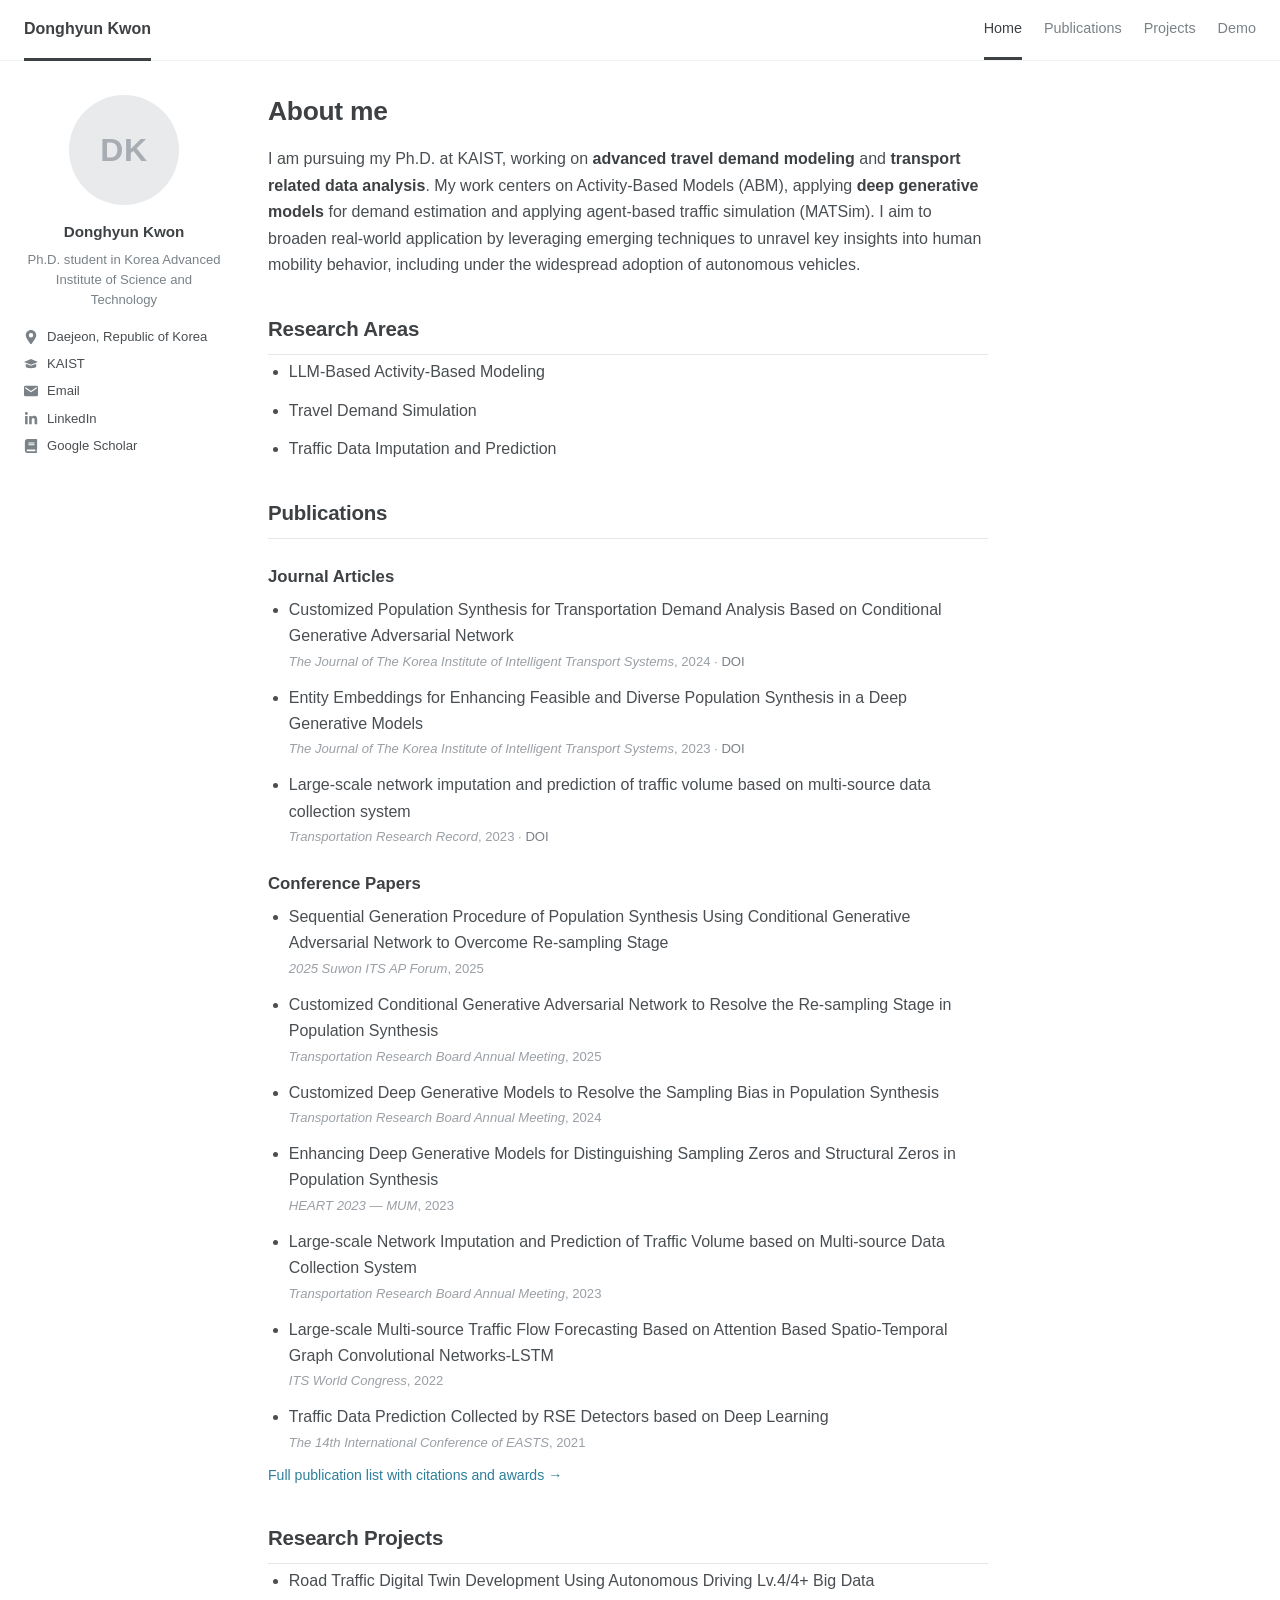
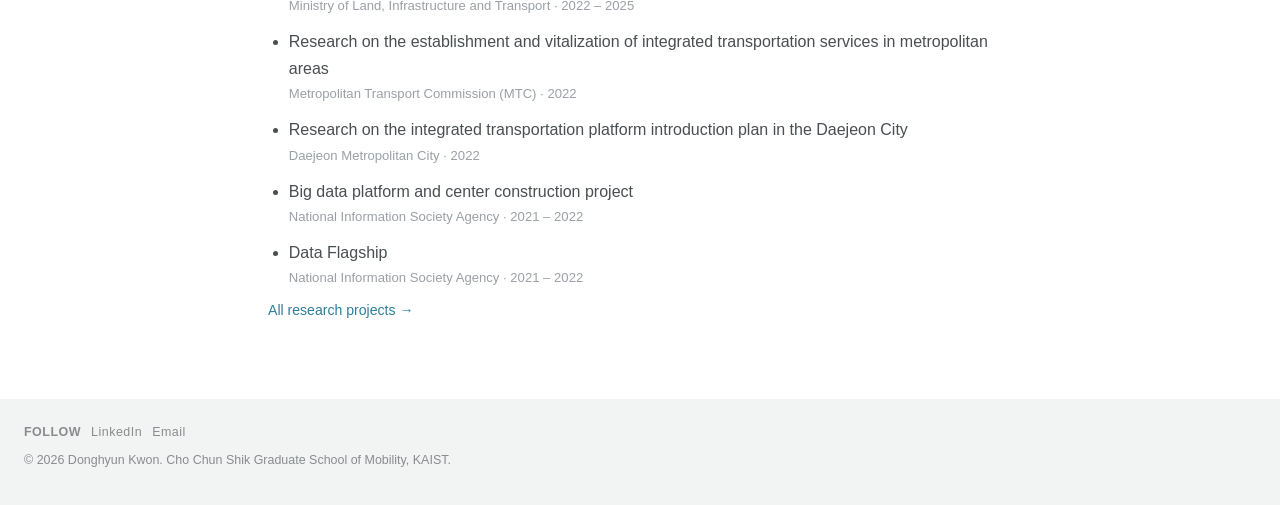
<file: index.html>
<!DOCTYPE html>
<html lang="en">
<head>
  <meta charset="UTF-8" />
  <meta name="viewport" content="width=device-width, initial-scale=1.0" />
  <meta name="robots" content="noindex, nofollow, noarchive, nosnippet" />
  <title>Donghyun Kwon &mdash; Ph.D. Student, KAIST</title>
  <link rel="stylesheet" href="assets/css/style.css" />
</head>
<body>
  <header class="masthead">
    <div class="masthead__inner">
      <a href="index.html" class="site-title">Donghyun Kwon</a>
      <button class="nav-toggle" id="navToggle" aria-label="Toggle menu" aria-expanded="false">&#9776;</button>
      <nav class="masthead__nav" id="navLinks">
        <ul>
          <li><a href="index.html" aria-current="page">Home</a></li>
          <li><a href="publications.html">Publications</a></li>
          <li><a href="projects.html">Projects</a></li>
          <li><a href="demo.html">Demo</a></li>
        </ul>
      </nav>
    </div>
  </header>

  <div class="wrap">
      <aside class="sidebar">
        <div class="author__avatar" aria-hidden="true">DK</div>
        <p class="author__name">Donghyun Kwon</p>
        <p class="author__bio">Ph.D. student in Korea Advanced Institute of Science and Technology</p>
        <ul class="author__links">
          <li><span><svg viewBox="0 0 384 512" aria-hidden="true"><path d="M192 0C86 0 0 86 0 192c0 87 117 243 168 307a30 30 0 0 0 48 0c51-64 168-220 168-307C384 86 298 0 192 0zm0 272a80 80 0 1 1 0-160 80 80 0 0 1 0 160z"/></svg>Daejeon, Republic of Korea</span></li>
          <li><span><svg viewBox="0 0 640 512" aria-hidden="true"><path d="M320 32 0 160l320 128 320-128L320 32zM80 240v128c0 44 108 80 240 80s240-36 240-80V240l-240 96L80 240z"/></svg>KAIST</span></li>
          <li><a href="mailto:dh.kwon@kaist.ac.kr"><svg viewBox="0 0 512 512" aria-hidden="true"><path d="M464 64H48A48 48 0 0 0 0 112v288a48 48 0 0 0 48 48h416a48 48 0 0 0 48-48V112a48 48 0 0 0-48-48zm0 96L256 300 48 160v-48l208 140 208-140v48z"/></svg>Email</a></li>
          <li><a href="https://www.linkedin.com/in/donghyun-kwon-551bbb235/" target="_blank" rel="noopener"><svg viewBox="0 0 448 512" aria-hidden="true"><path d="M100 448H7V149h93v299zM54 108a54 54 0 1 1 0-108 54 54 0 0 1 0 108zm394 340h-93V302c0-35-1-79-48-79-48 0-56 38-56 77v148h-93V149h90v41h1c12-24 43-49 89-49 95 0 113 63 113 144v163z"/></svg>LinkedIn</a></li>
          <li><a href="https://scholar.google.com/citations?user=mMZLFtIAAAAJ&amp;hl=ko" target="_blank" rel="noopener"><svg viewBox="0 0 448 512" aria-hidden="true"><path d="M448 360V24c0-13.3-10.7-24-24-24H96C43 0 0 43 0 96v320c0 53 43 96 96 96h328c13.3 0 24-10.7 24-24v-16c0-7.5-3.5-14.3-8.9-18.7-4.2-15.4-4.2-59.3 0-74.7 5.4-4.3 8.9-11.1 8.9-18.6zM128 134c0-3.3 2.7-6 6-6h212c3.3 0 6 2.7 6 6v20c0 3.3-2.7 6-6 6H134c-3.3 0-6-2.7-6-6v-20zm0 64c0-3.3 2.7-6 6-6h212c3.3 0 6 2.7 6 6v20c0 3.3-2.7 6-6 6H134c-3.3 0-6-2.7-6-6v-20zm253.4 250H96c-17.7 0-32-14.3-32-32 0-17.6 14.4-32 32-32h285.4c-1.9 17.1-1.9 46.9 0 64z"/></svg>Google Scholar</a></li>
        </ul>
      </aside>
    <main class="page">
      <h1 class="page__title">About me</h1>
      <p class="page__lead">
        I am pursuing my Ph.D. at KAIST, working on <strong>advanced travel demand modeling</strong>
        and <strong>transport related data analysis</strong>. My work centers on Activity-Based Models
        (ABM), applying <strong>deep generative models</strong> for demand estimation and applying
        agent-based traffic simulation (MATSim). I aim to broaden real-world application by leveraging
        emerging techniques to unravel key insights into human mobility behavior, including under the
        widespread adoption of autonomous vehicles.
      </p>

      <h2>Research Areas</h2>
      <ul class="areas">
        <li>LLM-Based Activity-Based Modeling</li>
        <li>Travel Demand Simulation</li>
        <li>Traffic Data Imputation and Prediction</li>
      </ul>

      <h2>Publications</h2>
      <h3>Journal Articles</h3>
      <ul class="listing">
        <li>
          <span class="listing__title">Customized Population Synthesis for Transportation Demand Analysis Based on Conditional Generative Adversarial Network</span>
          <span class="listing__meta"><em>The Journal of The Korea Institute of Intelligent Transport Systems</em>, 2024 &middot; <a href="https://doi.org/10.12815/kits.2024.23.6.81" target="_blank" rel="noopener">DOI</a></span>
        </li>
        <li>
          <span class="listing__title">Entity Embeddings for Enhancing Feasible and Diverse Population Synthesis in a Deep Generative Models</span>
          <span class="listing__meta"><em>The Journal of The Korea Institute of Intelligent Transport Systems</em>, 2023 &middot; <a href="https://doi.org/10.12815/kits.2023.22.6.17" target="_blank" rel="noopener">DOI</a></span>
        </li>
        <li>
          <span class="listing__title">Large-scale network imputation and prediction of traffic volume based on multi-source data collection system</span>
          <span class="listing__meta"><em>Transportation Research Record</em>, 2023 &middot; <a href="https://doi.org/10.1177/03611981231158324" target="_blank" rel="noopener">DOI</a></span>
        </li>
      </ul>
      <h3>Conference Papers</h3>
      <ul class="listing">
        <li>
          <span class="listing__title">Sequential Generation Procedure of Population Synthesis Using Conditional Generative Adversarial Network to Overcome Re-sampling Stage</span>
          <span class="listing__meta"><em>2025 Suwon ITS AP Forum</em>, 2025</span>
        </li>
        <li>
          <span class="listing__title">Customized Conditional Generative Adversarial Network to Resolve the Re-sampling Stage in Population Synthesis</span>
          <span class="listing__meta"><em>Transportation Research Board Annual Meeting</em>, 2025</span>
        </li>
        <li>
          <span class="listing__title">Customized Deep Generative Models to Resolve the Sampling Bias in Population Synthesis</span>
          <span class="listing__meta"><em>Transportation Research Board Annual Meeting</em>, 2024</span>
        </li>
        <li>
          <span class="listing__title">Enhancing Deep Generative Models for Distinguishing Sampling Zeros and Structural Zeros in Population Synthesis</span>
          <span class="listing__meta"><em>HEART 2023 &mdash; MUM</em>, 2023</span>
        </li>
        <li>
          <span class="listing__title">Large-scale Network Imputation and Prediction of Traffic Volume based on Multi-source Data Collection System</span>
          <span class="listing__meta"><em>Transportation Research Board Annual Meeting</em>, 2023</span>
        </li>
        <li>
          <span class="listing__title">Large-scale Multi-source Traffic Flow Forecasting Based on Attention Based Spatio-Temporal Graph Convolutional Networks-LSTM</span>
          <span class="listing__meta"><em>ITS World Congress</em>, 2022</span>
        </li>
        <li>
          <span class="listing__title">Traffic Data Prediction Collected by RSE Detectors based on Deep Learning</span>
          <span class="listing__meta"><em>The 14th International Conference of EASTS</em>, 2021</span>
        </li>
      </ul>
      <p class="more"><a href="publications.html">Full publication list with citations and awards &rarr;</a></p>

      <h2>Research Projects</h2>
      <ul class="listing">
        <li>
          <span class="listing__title">Road Traffic Digital Twin Development Using Autonomous Driving Lv.4/4+ Big Data</span>
          <span class="listing__meta">Ministry of Land, Infrastructure and Transport &middot; 2022 &ndash; 2025</span>
        </li>
        <li>
          <span class="listing__title">Research on the establishment and vitalization of integrated transportation services in metropolitan areas</span>
          <span class="listing__meta">Metropolitan Transport Commission (MTC) &middot; 2022</span>
        </li>
        <li>
          <span class="listing__title">Research on the integrated transportation platform introduction plan in the Daejeon City</span>
          <span class="listing__meta">Daejeon Metropolitan City &middot; 2022</span>
        </li>
        <li>
          <span class="listing__title">Big data platform and center construction project</span>
          <span class="listing__meta">National Information Society Agency &middot; 2021 &ndash; 2022</span>
        </li>
        <li>
          <span class="listing__title">Data Flagship</span>
          <span class="listing__meta">National Information Society Agency &middot; 2021 &ndash; 2022</span>
        </li>
      </ul>
      <p class="more"><a href="projects.html">All research projects &rarr;</a></p>
    </main>
  </div>

  <footer class="footer">
    <div class="footer__inner">
      <p class="footer__follow">Follow<a href="https://www.linkedin.com/in/donghyun-kwon-551bbb235/" target="_blank" rel="noopener">LinkedIn</a><a href="mailto:dh.kwon@kaist.ac.kr">Email</a></p>
      <p>&copy; <span id="year"></span> Donghyun Kwon. Cho Chun Shik Graduate School of Mobility, KAIST.</p>
    </div>
  </footer>

  <script src="assets/js/main.js"></script>
</body>
</html>
</file>
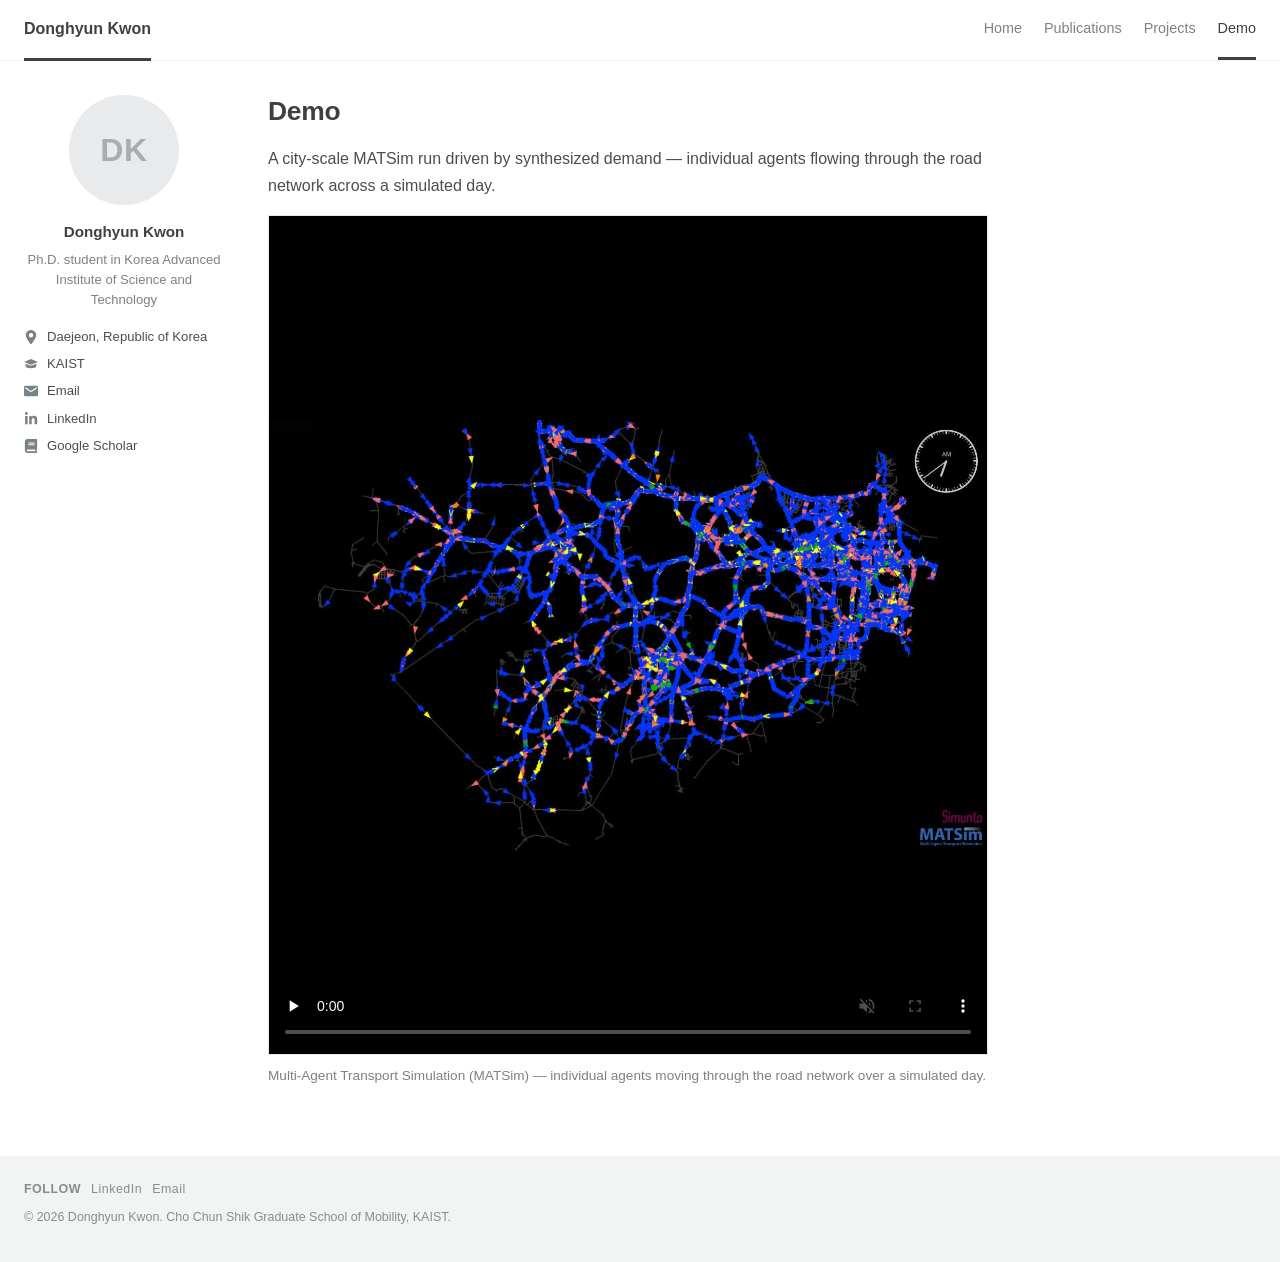
<file: demo.html>
<!DOCTYPE html>
<html lang="en">
<head>
  <meta charset="UTF-8" />
  <meta name="viewport" content="width=device-width, initial-scale=1.0" />
  <meta name="robots" content="noindex, nofollow, noarchive, nosnippet" />
  <title>Demo &mdash; Donghyun Kwon</title>
  <link rel="stylesheet" href="assets/css/style.css" />
</head>
<body>
  <header class="masthead">
    <div class="masthead__inner">
      <a href="index.html" class="site-title">Donghyun Kwon</a>
      <button class="nav-toggle" id="navToggle" aria-label="Toggle menu" aria-expanded="false">&#9776;</button>
      <nav class="masthead__nav" id="navLinks">
        <ul>
          <li><a href="index.html">Home</a></li>
          <li><a href="publications.html">Publications</a></li>
          <li><a href="projects.html">Projects</a></li>
          <li><a href="demo.html" aria-current="page">Demo</a></li>
        </ul>
      </nav>
    </div>
  </header>

  <div class="wrap">
      <aside class="sidebar">
        <div class="author__avatar" aria-hidden="true">DK</div>
        <p class="author__name">Donghyun Kwon</p>
        <p class="author__bio">Ph.D. student in Korea Advanced Institute of Science and Technology</p>
        <ul class="author__links">
          <li><span><svg viewBox="0 0 384 512" aria-hidden="true"><path d="M192 0C86 0 0 86 0 192c0 87 117 243 168 307a30 30 0 0 0 48 0c51-64 168-220 168-307C384 86 298 0 192 0zm0 272a80 80 0 1 1 0-160 80 80 0 0 1 0 160z"/></svg>Daejeon, Republic of Korea</span></li>
          <li><span><svg viewBox="0 0 640 512" aria-hidden="true"><path d="M320 32 0 160l320 128 320-128L320 32zM80 240v128c0 44 108 80 240 80s240-36 240-80V240l-240 96L80 240z"/></svg>KAIST</span></li>
          <li><a href="mailto:dh.kwon@kaist.ac.kr"><svg viewBox="0 0 512 512" aria-hidden="true"><path d="M464 64H48A48 48 0 0 0 0 112v288a48 48 0 0 0 48 48h416a48 48 0 0 0 48-48V112a48 48 0 0 0-48-48zm0 96L256 300 48 160v-48l208 140 208-140v48z"/></svg>Email</a></li>
          <li><a href="https://www.linkedin.com/in/donghyun-kwon-551bbb235/" target="_blank" rel="noopener"><svg viewBox="0 0 448 512" aria-hidden="true"><path d="M100 448H7V149h93v299zM54 108a54 54 0 1 1 0-108 54 54 0 0 1 0 108zm394 340h-93V302c0-35-1-79-48-79-48 0-56 38-56 77v148h-93V149h90v41h1c12-24 43-49 89-49 95 0 113 63 113 144v163z"/></svg>LinkedIn</a></li>
          <li><a href="https://scholar.google.com/citations?user=mMZLFtIAAAAJ&amp;hl=ko" target="_blank" rel="noopener"><svg viewBox="0 0 448 512" aria-hidden="true"><path d="M448 360V24c0-13.3-10.7-24-24-24H96C43 0 0 43 0 96v320c0 53 43 96 96 96h328c13.3 0 24-10.7 24-24v-16c0-7.5-3.5-14.3-8.9-18.7-4.2-15.4-4.2-59.3 0-74.7 5.4-4.3 8.9-11.1 8.9-18.6zM128 134c0-3.3 2.7-6 6-6h212c3.3 0 6 2.7 6 6v20c0 3.3-2.7 6-6 6H134c-3.3 0-6-2.7-6-6v-20zm0 64c0-3.3 2.7-6 6-6h212c3.3 0 6 2.7 6 6v20c0 3.3-2.7 6-6 6H134c-3.3 0-6-2.7-6-6v-20zm253.4 250H96c-17.7 0-32-14.3-32-32 0-17.6 14.4-32 32-32h285.4c-1.9 17.1-1.9 46.9 0 64z"/></svg>Google Scholar</a></li>
        </ul>
      </aside>
    <main class="page">
      <h1 class="page__title">Demo</h1>
      <p class="page__lead">
        A city-scale MATSim run driven by synthesized demand &mdash; individual agents flowing through the
        road network across a simulated day.
      </p>
      <figure class="figure">
        <video poster="assets/video/matsim-poster.jpg" preload="none" controls loop muted playsinline width="1400" height="840">
          <source src="assets/video/matsim-demo.mp4" type="video/mp4" />
          Your browser cannot play this video.
          <a href="assets/video/matsim-demo.mp4">Download the MP4</a> instead.
        </video>
        <figcaption>
          Multi-Agent Transport Simulation (MATSim) &mdash; individual agents moving through the road
          network over a simulated day.
        </figcaption>
      </figure>
    </main>
  </div>

  <footer class="footer">
    <div class="footer__inner">
      <p class="footer__follow">Follow<a href="https://www.linkedin.com/in/donghyun-kwon-551bbb235/" target="_blank" rel="noopener">LinkedIn</a><a href="mailto:dh.kwon@kaist.ac.kr">Email</a></p>
      <p>&copy; <span id="year"></span> Donghyun Kwon. Cho Chun Shik Graduate School of Mobility, KAIST.</p>
    </div>
  </footer>

  <script src="assets/js/main.js"></script>
</body>
</html>
</file>
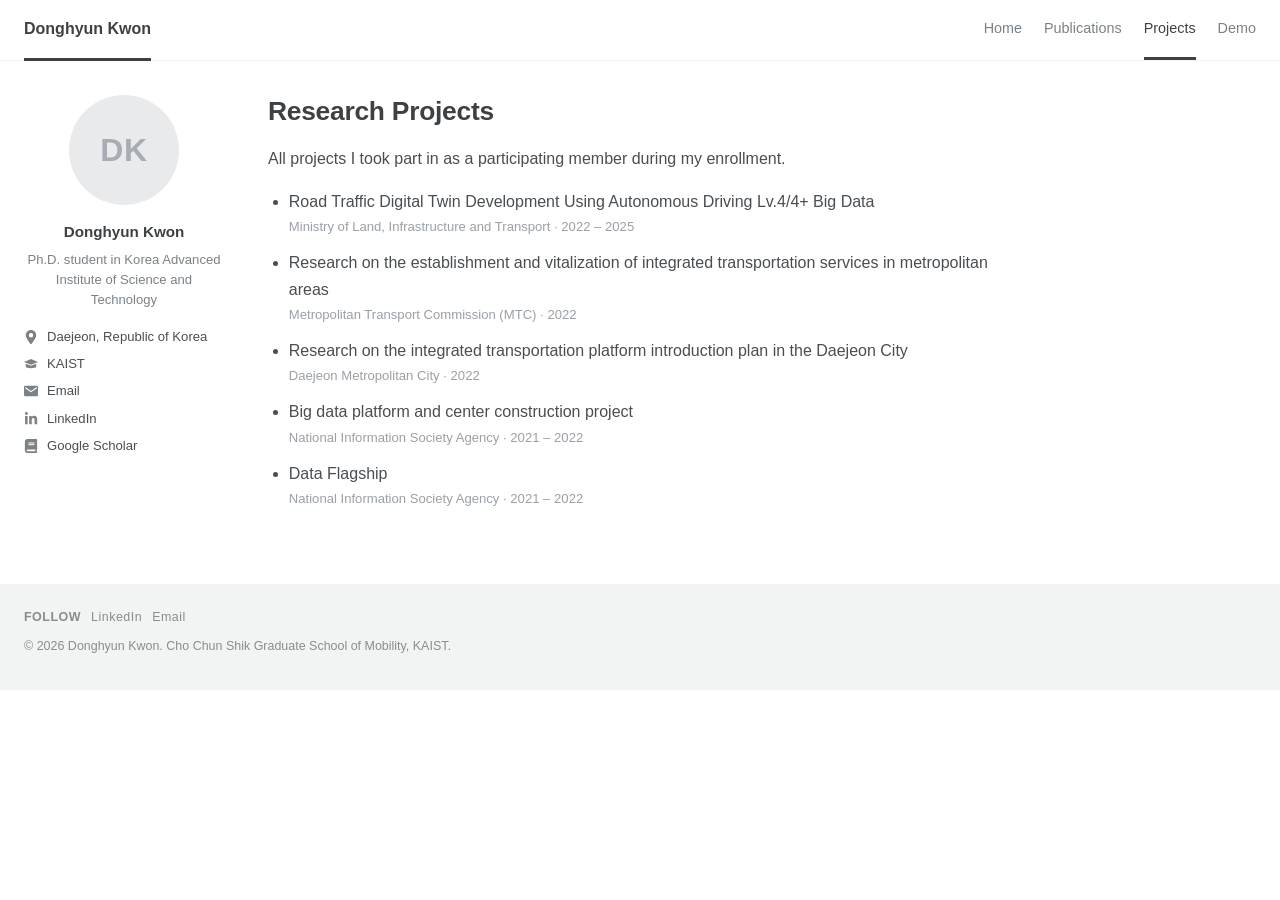
<file: projects.html>
<!DOCTYPE html>
<html lang="en">
<head>
  <meta charset="UTF-8" />
  <meta name="viewport" content="width=device-width, initial-scale=1.0" />
  <meta name="robots" content="noindex, nofollow, noarchive, nosnippet" />
  <title>Research Projects &mdash; Donghyun Kwon</title>
  <link rel="stylesheet" href="assets/css/style.css" />
</head>
<body>
  <header class="masthead">
    <div class="masthead__inner">
      <a href="index.html" class="site-title">Donghyun Kwon</a>
      <button class="nav-toggle" id="navToggle" aria-label="Toggle menu" aria-expanded="false">&#9776;</button>
      <nav class="masthead__nav" id="navLinks">
        <ul>
          <li><a href="index.html">Home</a></li>
          <li><a href="publications.html">Publications</a></li>
          <li><a href="projects.html" aria-current="page">Projects</a></li>
          <li><a href="demo.html">Demo</a></li>
        </ul>
      </nav>
    </div>
  </header>

  <div class="wrap">
      <aside class="sidebar">
        <div class="author__avatar" aria-hidden="true">DK</div>
        <p class="author__name">Donghyun Kwon</p>
        <p class="author__bio">Ph.D. student in Korea Advanced Institute of Science and Technology</p>
        <ul class="author__links">
          <li><span><svg viewBox="0 0 384 512" aria-hidden="true"><path d="M192 0C86 0 0 86 0 192c0 87 117 243 168 307a30 30 0 0 0 48 0c51-64 168-220 168-307C384 86 298 0 192 0zm0 272a80 80 0 1 1 0-160 80 80 0 0 1 0 160z"/></svg>Daejeon, Republic of Korea</span></li>
          <li><span><svg viewBox="0 0 640 512" aria-hidden="true"><path d="M320 32 0 160l320 128 320-128L320 32zM80 240v128c0 44 108 80 240 80s240-36 240-80V240l-240 96L80 240z"/></svg>KAIST</span></li>
          <li><a href="mailto:dh.kwon@kaist.ac.kr"><svg viewBox="0 0 512 512" aria-hidden="true"><path d="M464 64H48A48 48 0 0 0 0 112v288a48 48 0 0 0 48 48h416a48 48 0 0 0 48-48V112a48 48 0 0 0-48-48zm0 96L256 300 48 160v-48l208 140 208-140v48z"/></svg>Email</a></li>
          <li><a href="https://www.linkedin.com/in/donghyun-kwon-551bbb235/" target="_blank" rel="noopener"><svg viewBox="0 0 448 512" aria-hidden="true"><path d="M100 448H7V149h93v299zM54 108a54 54 0 1 1 0-108 54 54 0 0 1 0 108zm394 340h-93V302c0-35-1-79-48-79-48 0-56 38-56 77v148h-93V149h90v41h1c12-24 43-49 89-49 95 0 113 63 113 144v163z"/></svg>LinkedIn</a></li>
          <li><a href="https://scholar.google.com/citations?user=mMZLFtIAAAAJ&amp;hl=ko" target="_blank" rel="noopener"><svg viewBox="0 0 448 512" aria-hidden="true"><path d="M448 360V24c0-13.3-10.7-24-24-24H96C43 0 0 43 0 96v320c0 53 43 96 96 96h328c13.3 0 24-10.7 24-24v-16c0-7.5-3.5-14.3-8.9-18.7-4.2-15.4-4.2-59.3 0-74.7 5.4-4.3 8.9-11.1 8.9-18.6zM128 134c0-3.3 2.7-6 6-6h212c3.3 0 6 2.7 6 6v20c0 3.3-2.7 6-6 6H134c-3.3 0-6-2.7-6-6v-20zm0 64c0-3.3 2.7-6 6-6h212c3.3 0 6 2.7 6 6v20c0 3.3-2.7 6-6 6H134c-3.3 0-6-2.7-6-6v-20zm253.4 250H96c-17.7 0-32-14.3-32-32 0-17.6 14.4-32 32-32h285.4c-1.9 17.1-1.9 46.9 0 64z"/></svg>Google Scholar</a></li>
        </ul>
      </aside>
    <main class="page">
      <h1 class="page__title">Research Projects</h1>
      <p class="page__lead">
        All projects I took part in as a participating member during my enrollment.
      </p>
      <ul class="listing">
        <li>
          <span class="listing__title">Road Traffic Digital Twin Development Using Autonomous Driving Lv.4/4+ Big Data</span>
          <span class="listing__meta">Ministry of Land, Infrastructure and Transport &middot; 2022 &ndash; 2025</span>
        </li>
        <li>
          <span class="listing__title">Research on the establishment and vitalization of integrated transportation services in metropolitan areas</span>
          <span class="listing__meta">Metropolitan Transport Commission (MTC) &middot; 2022</span>
        </li>
        <li>
          <span class="listing__title">Research on the integrated transportation platform introduction plan in the Daejeon City</span>
          <span class="listing__meta">Daejeon Metropolitan City &middot; 2022</span>
        </li>
        <li>
          <span class="listing__title">Big data platform and center construction project</span>
          <span class="listing__meta">National Information Society Agency &middot; 2021 &ndash; 2022</span>
        </li>
        <li>
          <span class="listing__title">Data Flagship</span>
          <span class="listing__meta">National Information Society Agency &middot; 2021 &ndash; 2022</span>
        </li>
      </ul>
    </main>
  </div>

  <footer class="footer">
    <div class="footer__inner">
      <p class="footer__follow">Follow<a href="https://www.linkedin.com/in/donghyun-kwon-551bbb235/" target="_blank" rel="noopener">LinkedIn</a><a href="mailto:dh.kwon@kaist.ac.kr">Email</a></p>
      <p>&copy; <span id="year"></span> Donghyun Kwon. Cho Chun Shik Graduate School of Mobility, KAIST.</p>
    </div>
  </footer>

  <script src="assets/js/main.js"></script>
</body>
</html>
</file>
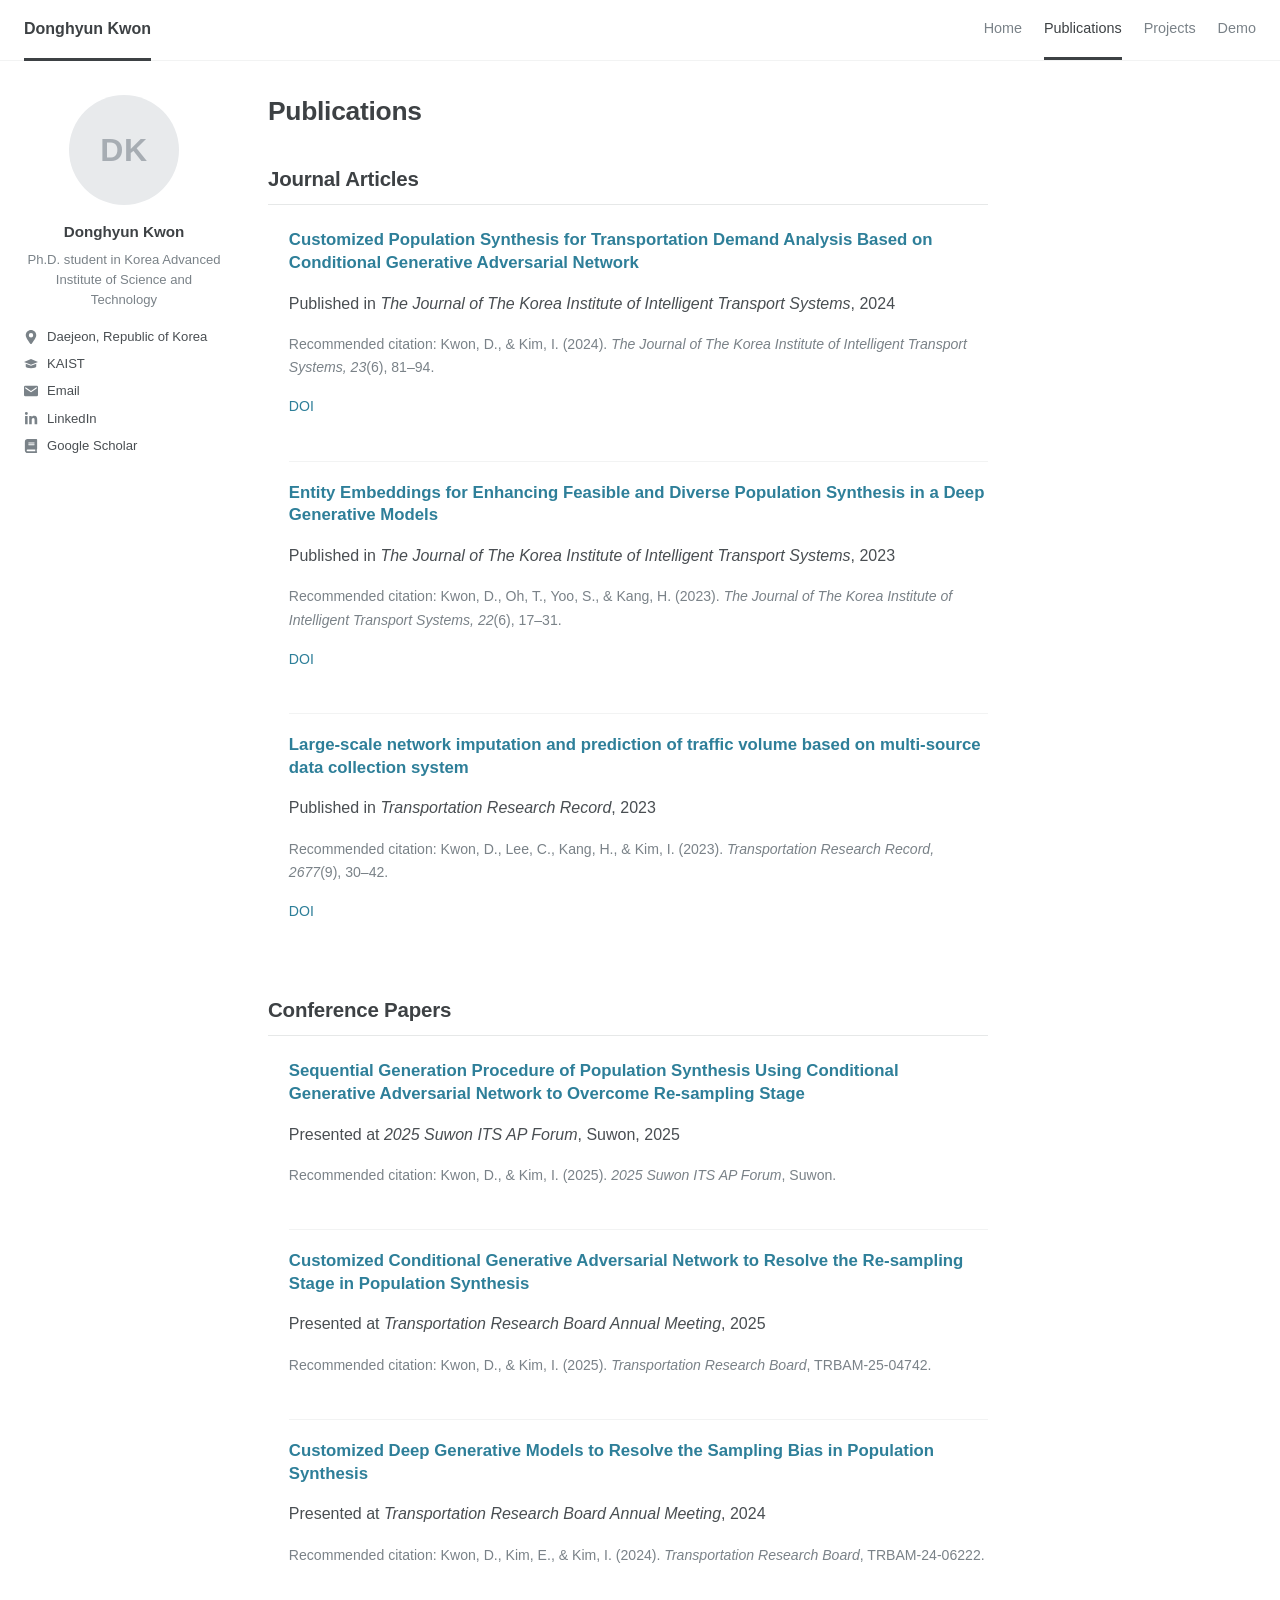
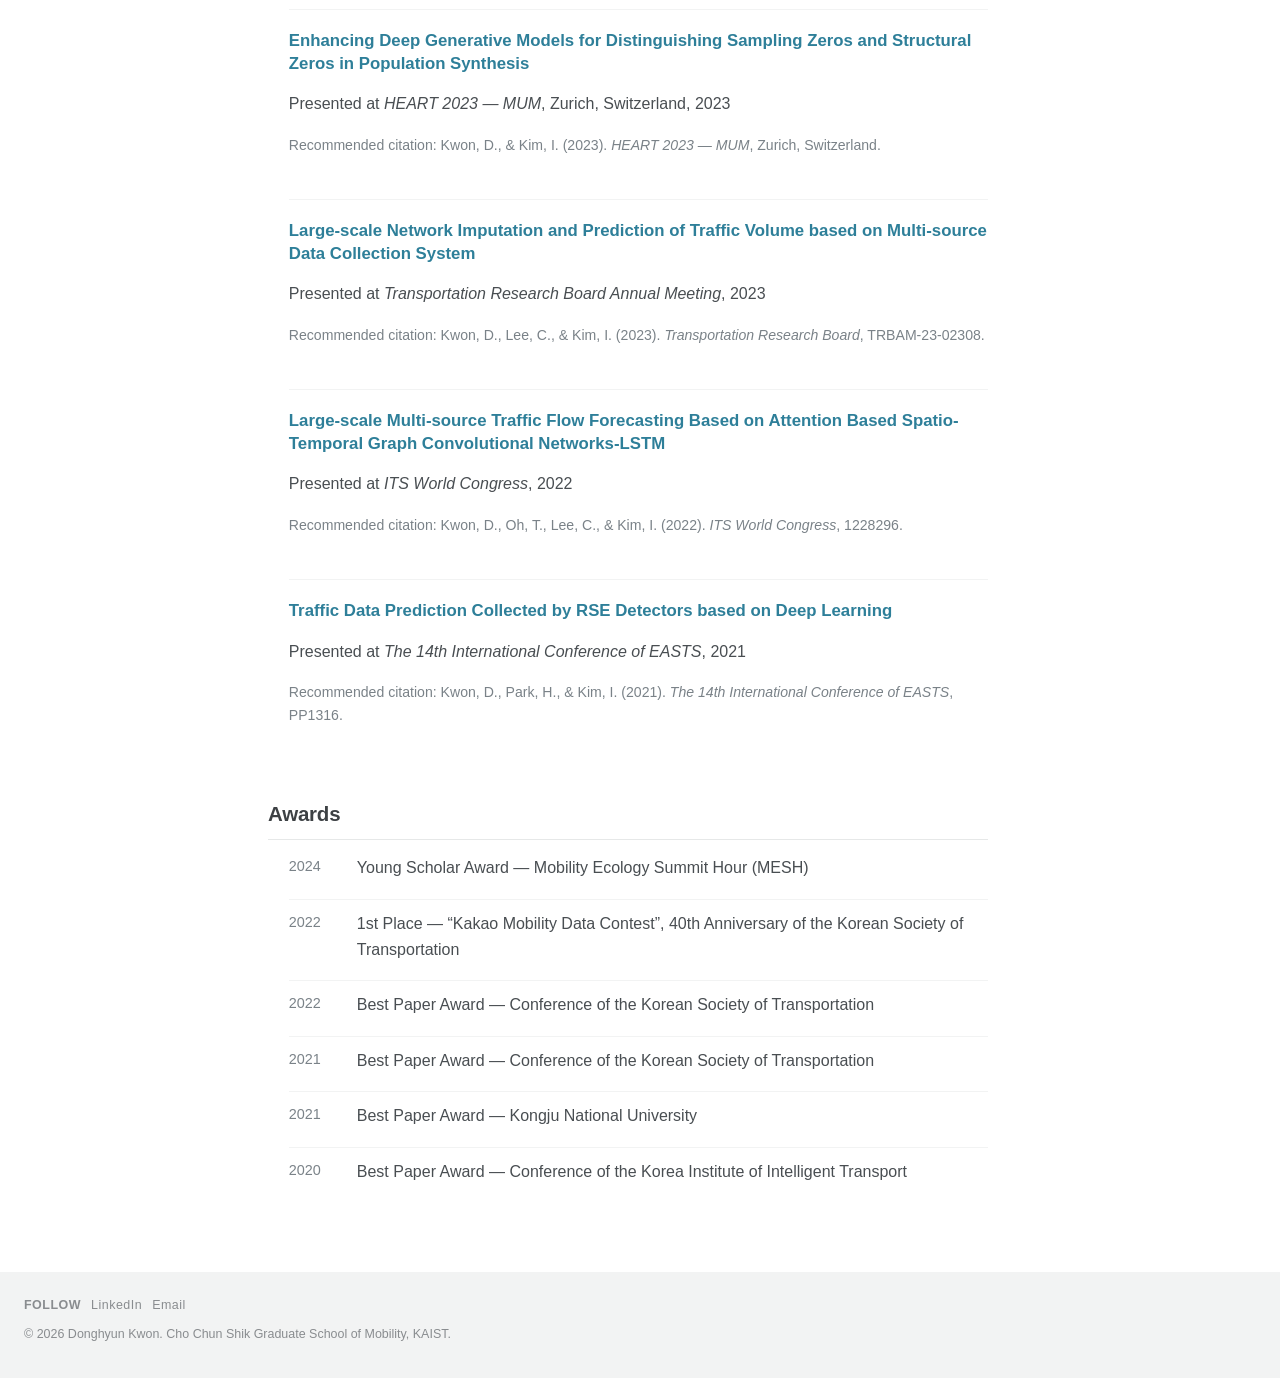
<file: publications.html>
<!DOCTYPE html>
<html lang="en">
<head>
  <meta charset="UTF-8" />
  <meta name="viewport" content="width=device-width, initial-scale=1.0" />
  <meta name="robots" content="noindex, nofollow, noarchive, nosnippet" />
  <title>Publications &mdash; Donghyun Kwon</title>
  <link rel="stylesheet" href="assets/css/style.css" />
</head>
<body>
  <header class="masthead">
    <div class="masthead__inner">
      <a href="index.html" class="site-title">Donghyun Kwon</a>
      <button class="nav-toggle" id="navToggle" aria-label="Toggle menu" aria-expanded="false">&#9776;</button>
      <nav class="masthead__nav" id="navLinks">
        <ul>
          <li><a href="index.html">Home</a></li>
          <li><a href="publications.html" aria-current="page">Publications</a></li>
          <li><a href="projects.html">Projects</a></li>
          <li><a href="demo.html">Demo</a></li>
        </ul>
      </nav>
    </div>
  </header>

  <div class="wrap">
      <aside class="sidebar">
        <div class="author__avatar" aria-hidden="true">DK</div>
        <p class="author__name">Donghyun Kwon</p>
        <p class="author__bio">Ph.D. student in Korea Advanced Institute of Science and Technology</p>
        <ul class="author__links">
          <li><span><svg viewBox="0 0 384 512" aria-hidden="true"><path d="M192 0C86 0 0 86 0 192c0 87 117 243 168 307a30 30 0 0 0 48 0c51-64 168-220 168-307C384 86 298 0 192 0zm0 272a80 80 0 1 1 0-160 80 80 0 0 1 0 160z"/></svg>Daejeon, Republic of Korea</span></li>
          <li><span><svg viewBox="0 0 640 512" aria-hidden="true"><path d="M320 32 0 160l320 128 320-128L320 32zM80 240v128c0 44 108 80 240 80s240-36 240-80V240l-240 96L80 240z"/></svg>KAIST</span></li>
          <li><a href="mailto:dh.kwon@kaist.ac.kr"><svg viewBox="0 0 512 512" aria-hidden="true"><path d="M464 64H48A48 48 0 0 0 0 112v288a48 48 0 0 0 48 48h416a48 48 0 0 0 48-48V112a48 48 0 0 0-48-48zm0 96L256 300 48 160v-48l208 140 208-140v48z"/></svg>Email</a></li>
          <li><a href="https://www.linkedin.com/in/donghyun-kwon-551bbb235/" target="_blank" rel="noopener"><svg viewBox="0 0 448 512" aria-hidden="true"><path d="M100 448H7V149h93v299zM54 108a54 54 0 1 1 0-108 54 54 0 0 1 0 108zm394 340h-93V302c0-35-1-79-48-79-48 0-56 38-56 77v148h-93V149h90v41h1c12-24 43-49 89-49 95 0 113 63 113 144v163z"/></svg>LinkedIn</a></li>
          <li><a href="https://scholar.google.com/citations?user=mMZLFtIAAAAJ&amp;hl=ko" target="_blank" rel="noopener"><svg viewBox="0 0 448 512" aria-hidden="true"><path d="M448 360V24c0-13.3-10.7-24-24-24H96C43 0 0 43 0 96v320c0 53 43 96 96 96h328c13.3 0 24-10.7 24-24v-16c0-7.5-3.5-14.3-8.9-18.7-4.2-15.4-4.2-59.3 0-74.7 5.4-4.3 8.9-11.1 8.9-18.6zM128 134c0-3.3 2.7-6 6-6h212c3.3 0 6 2.7 6 6v20c0 3.3-2.7 6-6 6H134c-3.3 0-6-2.7-6-6v-20zm0 64c0-3.3 2.7-6 6-6h212c3.3 0 6 2.7 6 6v20c0 3.3-2.7 6-6 6H134c-3.3 0-6-2.7-6-6v-20zm253.4 250H96c-17.7 0-32-14.3-32-32 0-17.6 14.4-32 32-32h285.4c-1.9 17.1-1.9 46.9 0 64z"/></svg>Google Scholar</a></li>
        </ul>
      </aside>
    <main class="page">
      <h1 class="page__title">Publications</h1>

      <h2>Journal Articles</h2>
      <ol class="pub-list">
        <li>
          <p class="pub__title"><a href="https://doi.org/10.12815/kits.2024.23.6.81" target="_blank" rel="noopener">Customized Population Synthesis for Transportation Demand Analysis Based on Conditional Generative Adversarial Network</a></p>
          <p class="pub__meta">Published in <em>The Journal of The Korea Institute of Intelligent Transport Systems</em>, 2024</p>
          <p class="pub__cite">Recommended citation: Kwon, D., &amp; Kim, I. (2024). <em>The Journal of The Korea Institute of Intelligent Transport Systems, 23</em>(6), 81&ndash;94.</p>
          <p class="pub__links"><a href="https://doi.org/10.12815/kits.2024.23.6.81" target="_blank" rel="noopener">DOI</a></p>
        </li>
        <li>
          <p class="pub__title"><a href="https://doi.org/10.12815/kits.2023.22.6.17" target="_blank" rel="noopener">Entity Embeddings for Enhancing Feasible and Diverse Population Synthesis in a Deep Generative Models</a></p>
          <p class="pub__meta">Published in <em>The Journal of The Korea Institute of Intelligent Transport Systems</em>, 2023</p>
          <p class="pub__cite">Recommended citation: Kwon, D., Oh, T., Yoo, S., &amp; Kang, H. (2023). <em>The Journal of The Korea Institute of Intelligent Transport Systems, 22</em>(6), 17&ndash;31.</p>
          <p class="pub__links"><a href="https://doi.org/10.12815/kits.2023.22.6.17" target="_blank" rel="noopener">DOI</a></p>
        </li>
        <li>
          <p class="pub__title"><a href="https://doi.org/10.1177/03611981231158324" target="_blank" rel="noopener">Large-scale network imputation and prediction of traffic volume based on multi-source data collection system</a></p>
          <p class="pub__meta">Published in <em>Transportation Research Record</em>, 2023</p>
          <p class="pub__cite">Recommended citation: Kwon, D., Lee, C., Kang, H., &amp; Kim, I. (2023). <em>Transportation Research Record, 2677</em>(9), 30&ndash;42.</p>
          <p class="pub__links"><a href="https://doi.org/10.1177/03611981231158324" target="_blank" rel="noopener">DOI</a></p>
        </li>
      </ol>

      <h2>Conference Papers</h2>
      <ol class="pub-list">
        <li>
          <p class="pub__title">Sequential Generation Procedure of Population Synthesis Using Conditional Generative Adversarial Network to Overcome Re-sampling Stage</p>
          <p class="pub__meta">Presented at <em>2025 Suwon ITS AP Forum</em>, Suwon, 2025</p>
          <p class="pub__cite">Recommended citation: Kwon, D., &amp; Kim, I. (2025). <em>2025 Suwon ITS AP Forum</em>, Suwon.</p>
        </li>
        <li>
          <p class="pub__title">Customized Conditional Generative Adversarial Network to Resolve the Re-sampling Stage in Population Synthesis</p>
          <p class="pub__meta">Presented at <em>Transportation Research Board Annual Meeting</em>, 2025</p>
          <p class="pub__cite">Recommended citation: Kwon, D., &amp; Kim, I. (2025). <em>Transportation Research Board</em>, TRBAM-25-04742.</p>
        </li>
        <li>
          <p class="pub__title">Customized Deep Generative Models to Resolve the Sampling Bias in Population Synthesis</p>
          <p class="pub__meta">Presented at <em>Transportation Research Board Annual Meeting</em>, 2024</p>
          <p class="pub__cite">Recommended citation: Kwon, D., Kim, E., &amp; Kim, I. (2024). <em>Transportation Research Board</em>, TRBAM-24-06222.</p>
        </li>
        <li>
          <p class="pub__title">Enhancing Deep Generative Models for Distinguishing Sampling Zeros and Structural Zeros in Population Synthesis</p>
          <p class="pub__meta">Presented at <em>HEART 2023 &mdash; MUM</em>, Zurich, Switzerland, 2023</p>
          <p class="pub__cite">Recommended citation: Kwon, D., &amp; Kim, I. (2023). <em>HEART 2023 &mdash; MUM</em>, Zurich, Switzerland.</p>
        </li>
        <li>
          <p class="pub__title">Large-scale Network Imputation and Prediction of Traffic Volume based on Multi-source Data Collection System</p>
          <p class="pub__meta">Presented at <em>Transportation Research Board Annual Meeting</em>, 2023</p>
          <p class="pub__cite">Recommended citation: Kwon, D., Lee, C., &amp; Kim, I. (2023). <em>Transportation Research Board</em>, TRBAM-23-02308.</p>
        </li>
        <li>
          <p class="pub__title">Large-scale Multi-source Traffic Flow Forecasting Based on Attention Based Spatio-Temporal Graph Convolutional Networks-LSTM</p>
          <p class="pub__meta">Presented at <em>ITS World Congress</em>, 2022</p>
          <p class="pub__cite">Recommended citation: Kwon, D., Oh, T., Lee, C., &amp; Kim, I. (2022). <em>ITS World Congress</em>, 1228296.</p>
        </li>
        <li>
          <p class="pub__title">Traffic Data Prediction Collected by RSE Detectors based on Deep Learning</p>
          <p class="pub__meta">Presented at <em>The 14th International Conference of EASTS</em>, 2021</p>
          <p class="pub__cite">Recommended citation: Kwon, D., Park, H., &amp; Kim, I. (2021). <em>The 14th International Conference of EASTS</em>, PP1316.</p>
        </li>
      </ol>

      <h2>Awards</h2>
      <ul class="award-list">
        <li><span class="yr">2024</span><span>Young Scholar Award &mdash; Mobility Ecology Summit Hour (MESH)</span></li>
        <li><span class="yr">2022</span><span>1st Place &mdash; &ldquo;Kakao Mobility Data Contest&rdquo;, 40th Anniversary of the Korean Society of Transportation</span></li>
        <li><span class="yr">2022</span><span>Best Paper Award &mdash; Conference of the Korean Society of Transportation</span></li>
        <li><span class="yr">2021</span><span>Best Paper Award &mdash; Conference of the Korean Society of Transportation</span></li>
        <li><span class="yr">2021</span><span>Best Paper Award &mdash; Kongju National University</span></li>
        <li><span class="yr">2020</span><span>Best Paper Award &mdash; Conference of the Korea Institute of Intelligent Transport</span></li>
      </ul>
    </main>
  </div>

  <footer class="footer">
    <div class="footer__inner">
      <p class="footer__follow">Follow<a href="https://www.linkedin.com/in/donghyun-kwon-551bbb235/" target="_blank" rel="noopener">LinkedIn</a><a href="mailto:dh.kwon@kaist.ac.kr">Email</a></p>
      <p>&copy; <span id="year"></span> Donghyun Kwon. Cho Chun Shik Graduate School of Mobility, KAIST.</p>
    </div>
  </footer>

  <script src="assets/js/main.js"></script>
</body>
</html>
</file>
<file: assets/css/style.css>
/* ============================================================
   Donghyun Kwon — academic site
   Layout and typography follow the Academic Pages / Minimal
   Mistakes convention: a masthead, a fixed author sidebar, and
   a reading column capped for measure.
   ============================================================ */

:root {
  --text: #494e52;
  --heading: #3d4144;
  --muted: #7a8288;
  --faint: #898c8f;
  --link: #2e7f99;
  --link-hover: #1c5768;
  --border: #e6e8e8;
  --border-soft: #f2f3f3;
  --bg: #ffffff;
  --bg-footer: #f2f3f3;
  --sans: -apple-system, BlinkMacSystemFont, "Segoe UI", Roboto, "Helvetica Neue", Arial, sans-serif;
  --mono: ui-monospace, SFMono-Regular, Menlo, Consolas, monospace;
}

* { box-sizing: border-box; margin: 0; padding: 0; }
html { -webkit-text-size-adjust: 100%; }
body {
  font-family: var(--sans);
  font-size: 16px;
  line-height: 1.65;
  color: var(--text);
  background: var(--bg);
  -webkit-font-smoothing: antialiased;
}
img, video { max-width: 100%; display: block; }
a { color: var(--link); text-decoration: none; }
a:hover { color: var(--link-hover); text-decoration: underline; }

/* ---------- Masthead ---------- */
.masthead {
  border-bottom: 1px solid var(--border-soft);
  background: var(--bg);
  position: sticky; top: 0; z-index: 40;
}
.masthead__inner {
  max-width: 1280px; margin: 0 auto; padding: 0 24px;
  min-height: 55px; display: flex; align-items: center; gap: 28px;
}
.site-title {
  font-size: 1rem; font-weight: 700; color: var(--heading);
  padding: 16px 0; border-bottom: 3px solid var(--heading); margin-bottom: -1px;
  white-space: nowrap;
}
.site-title:hover { color: var(--heading); text-decoration: none; }
.masthead__nav { margin-left: auto; }
.masthead__nav ul { list-style: none; display: flex; gap: 22px; flex-wrap: wrap; }
.masthead__nav a {
  display: block; padding: 16px 0; font-size: 0.9rem; color: var(--muted);
  border-bottom: 3px solid transparent; margin-bottom: -1px;
}
.masthead__nav a:hover { color: var(--heading); text-decoration: none; }
.masthead__nav a[aria-current="page"] { color: var(--heading); border-bottom-color: var(--heading); }
.nav-toggle {
  display: none; margin-left: auto; background: none; border: 0;
  font-size: 1.4rem; line-height: 1; color: var(--muted); cursor: pointer; padding: 8px;
}

/* ---------- Page frame ---------- */
.wrap {
  max-width: 1280px; margin: 0 auto; padding: 34px 24px 60px;
  display: grid; grid-template-columns: 200px minmax(0, 1fr); gap: 44px;
  align-items: start;
}

/* ---------- Author sidebar ---------- */
.sidebar { position: sticky; top: 90px; font-size: 0.82rem; }
.author__avatar {
  width: 110px; height: 110px; border-radius: 50%; margin: 0 auto 14px;
  background: #e8eaec; color: #a7adb3;
  display: flex; align-items: center; justify-content: center;
  font-size: 2rem; font-weight: 700; letter-spacing: 0.02em;
}
.author__name {
  font-size: 0.95rem; font-weight: 700; color: var(--heading);
  text-align: center; margin-bottom: 6px;
}
.author__bio { color: var(--muted); text-align: center; margin-bottom: 18px; line-height: 1.5; }
.author__links { list-style: none; }
.author__links li { margin-bottom: 9px; }
.author__links a, .author__links span {
  display: flex; align-items: center; gap: 9px; color: var(--text); line-height: 1.4;
}
.author__links a:hover { color: var(--link); text-decoration: none; }
.author__links svg { flex: 0 0 14px; width: 14px; height: 14px; fill: var(--muted); }

/* ---------- Reading column ---------- */
.page { max-width: 720px; }
.page__title {
  font-size: 1.65rem; font-weight: 700; color: var(--heading);
  line-height: 1.25; margin-bottom: 18px; letter-spacing: -0.01em;
}
.page__lead { margin-bottom: 24px; }
.page h2 {
  font-size: 1.28rem; font-weight: 700; color: var(--heading);
  margin: 34px 0 4px; padding-bottom: 8px; border-bottom: 1px solid var(--border);
  letter-spacing: -0.01em;
}
.page h3 { font-size: 1.05rem; font-weight: 700; color: var(--heading); margin: 24px 0 6px; }
.page p { margin-bottom: 16px; }
.page ul, .page ol { margin: 0 0 16px 1.3em; }
.page li { margin-bottom: 6px; }
.page strong { color: var(--heading); font-weight: 600; }

/* Research areas — a plain list, generously spaced */
.areas { list-style: disc; margin: 18px 0 16px 1.4em; }
.areas li { margin-bottom: 12px; }

/* Compact listings — title on the bullet, source beneath it in grey */
.listing { list-style: disc; margin: 18px 0 16px 1.4em; }
.listing li { margin-bottom: 14px; }
.listing__title { display: block; }
.listing__meta {
  display: block; font-size: 0.82rem; color: #9aa0a6;
  line-height: 1.45; margin-top: 2px;
}
.listing__meta em { font-style: italic; }
.listing__meta a { color: #7b8288; }
.listing__meta a:hover { color: var(--link); }
.more { font-size: 0.88rem; margin-top: -4px; }

/* ---------- Publication entries ---------- */
.pub-list { list-style: none; margin: 0; }
.pub-list > li { padding: 20px 0; border-top: 1px solid var(--border-soft); }
.pub-list > li:first-child { border-top: 0; }
.pub__title {
  font-size: 1.05rem; font-weight: 700; color: var(--link);
  line-height: 1.35; margin-bottom: 6px;
}
.pub__title a { color: inherit; }
.pub__meta { margin-bottom: 8px; }
.pub__meta em { font-style: italic; }
.pub__note { margin-bottom: 8px; }
.pub__cite { font-size: 0.88rem; color: var(--muted); margin-bottom: 8px; }
.pub__links { font-size: 0.88rem; }
.pub__links a + a::before { content: " | "; color: var(--border); }

.award-list { list-style: none; margin: 0; }
.award-list li {
  padding: 11px 0; border-top: 1px solid var(--border-soft);
  display: grid; grid-template-columns: 56px 1fr; gap: 12px;
}
.award-list li:first-child { border-top: 0; }
.award-list .yr { color: var(--muted); font-size: 0.9rem; }

/* ---------- Demo ---------- */
.figure { margin: 0 0 8px; }
.figure video { width: 100%; background: #000; border: 1px solid var(--border); }
.figure figcaption { font-size: 0.85rem; color: var(--muted); padding-top: 10px; }

/* ---------- Footer ---------- */
.footer { background: var(--bg-footer); border-top: 1px solid var(--border-soft); }
.footer__inner {
  max-width: 1280px; margin: 0 auto; padding: 22px 24px 34px;
  font-size: 0.78rem; color: var(--faint);
}
.footer__follow { margin-bottom: 8px; letter-spacing: 0.04em; text-transform: uppercase; font-weight: 600; }
.footer__follow a { color: var(--faint); margin-left: 10px; text-transform: none; font-weight: 400; }
.footer__follow a:hover { color: var(--link); }

/* ---------- Responsive ---------- */
@media (max-width: 900px) {
  .wrap { grid-template-columns: 1fr; gap: 28px; padding-top: 26px; }
  .sidebar {
    position: static; display: grid; grid-template-columns: 110px 1fr;
    gap: 20px; align-items: center;
    padding-bottom: 22px; border-bottom: 1px solid var(--border-soft);
  }
  .author__avatar { margin: 0; }
  .author__name, .author__bio { text-align: left; }
  .author__links { display: flex; flex-wrap: wrap; gap: 6px 18px; }
  .author__links li { margin-bottom: 0; }
}
@media (max-width: 680px) {
  .nav-toggle { display: block; }
  .masthead__nav { flex-basis: 100%; margin-left: 0; display: none; }
  .masthead__nav.open { display: block; }
  .masthead__inner { flex-wrap: wrap; }
  .masthead__nav ul { flex-direction: column; gap: 0; padding-bottom: 10px; }
  .masthead__nav a { padding: 9px 0; border-bottom: 0; }
  .masthead__nav a[aria-current="page"] { border-bottom: 0; }
  .sidebar { grid-template-columns: 1fr; }
  .author__avatar { margin: 0 auto; }
  .author__name, .author__bio { text-align: center; }
}
</file>
